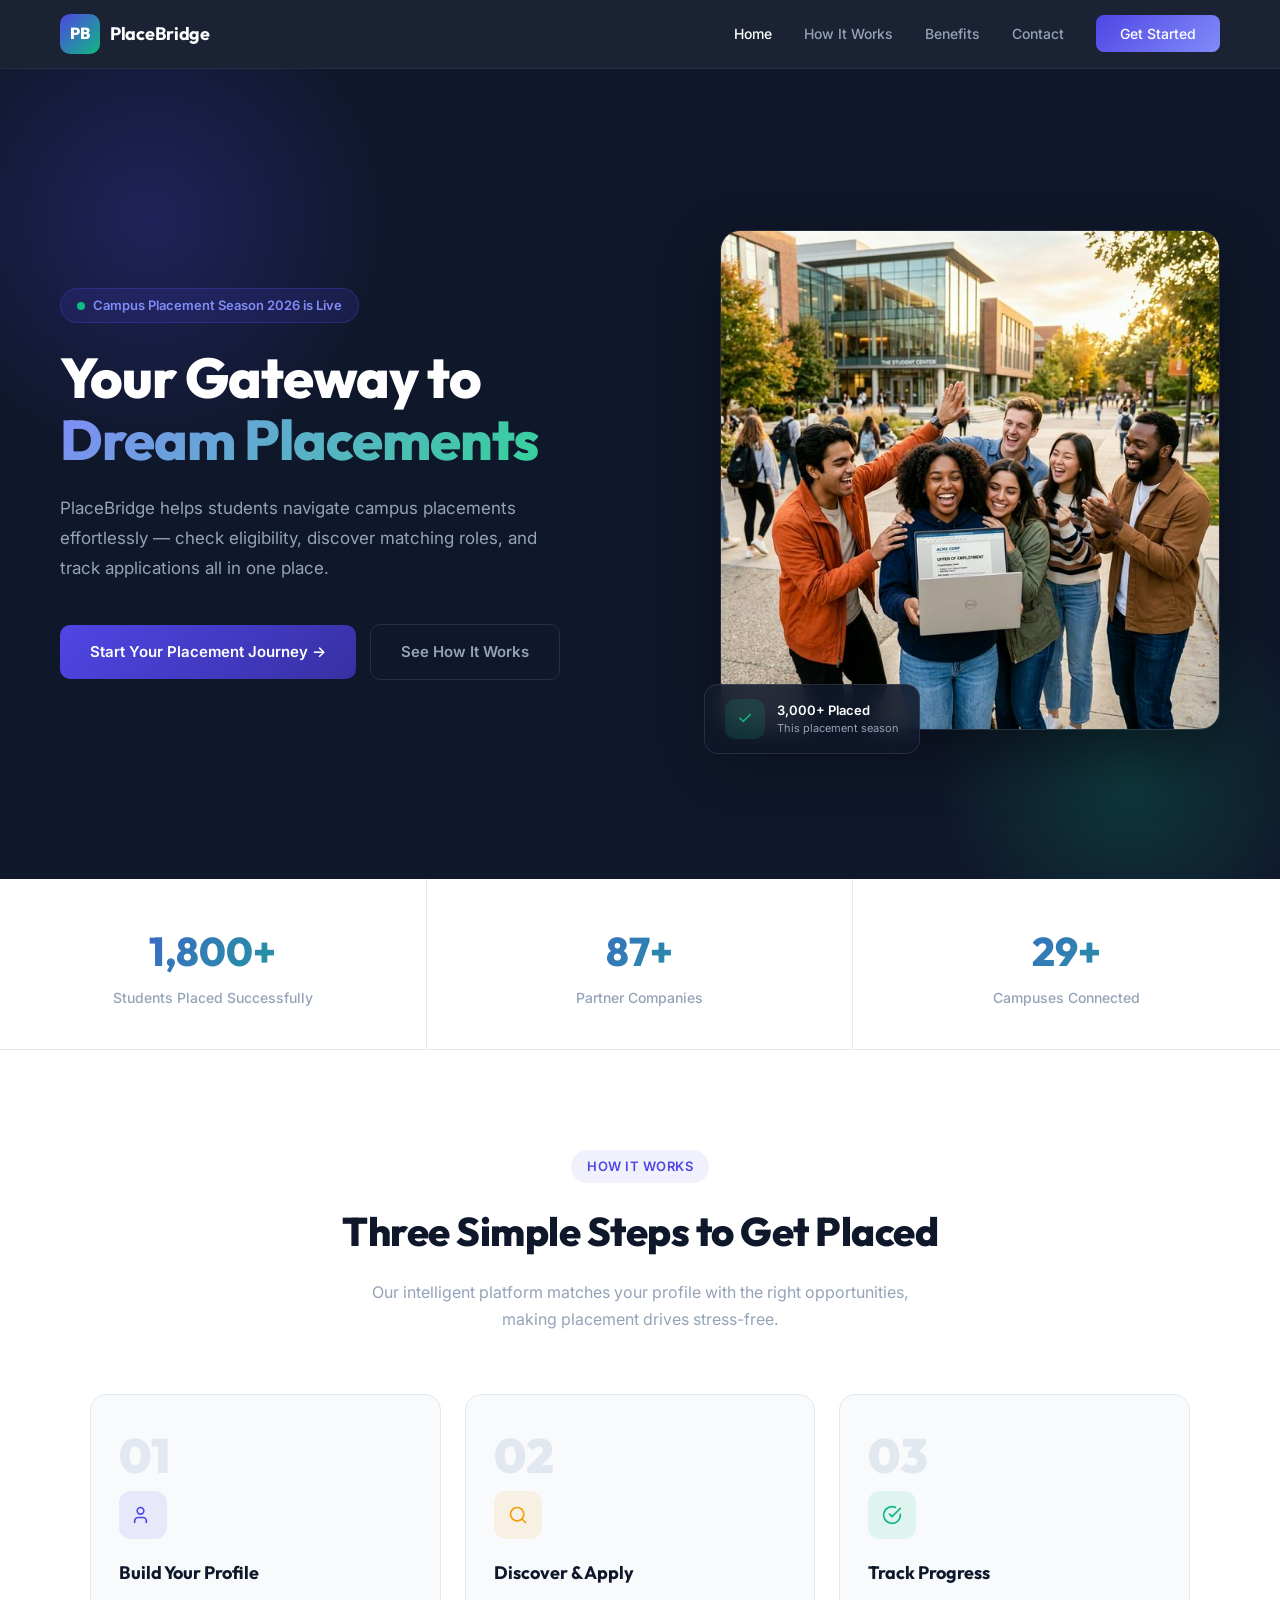
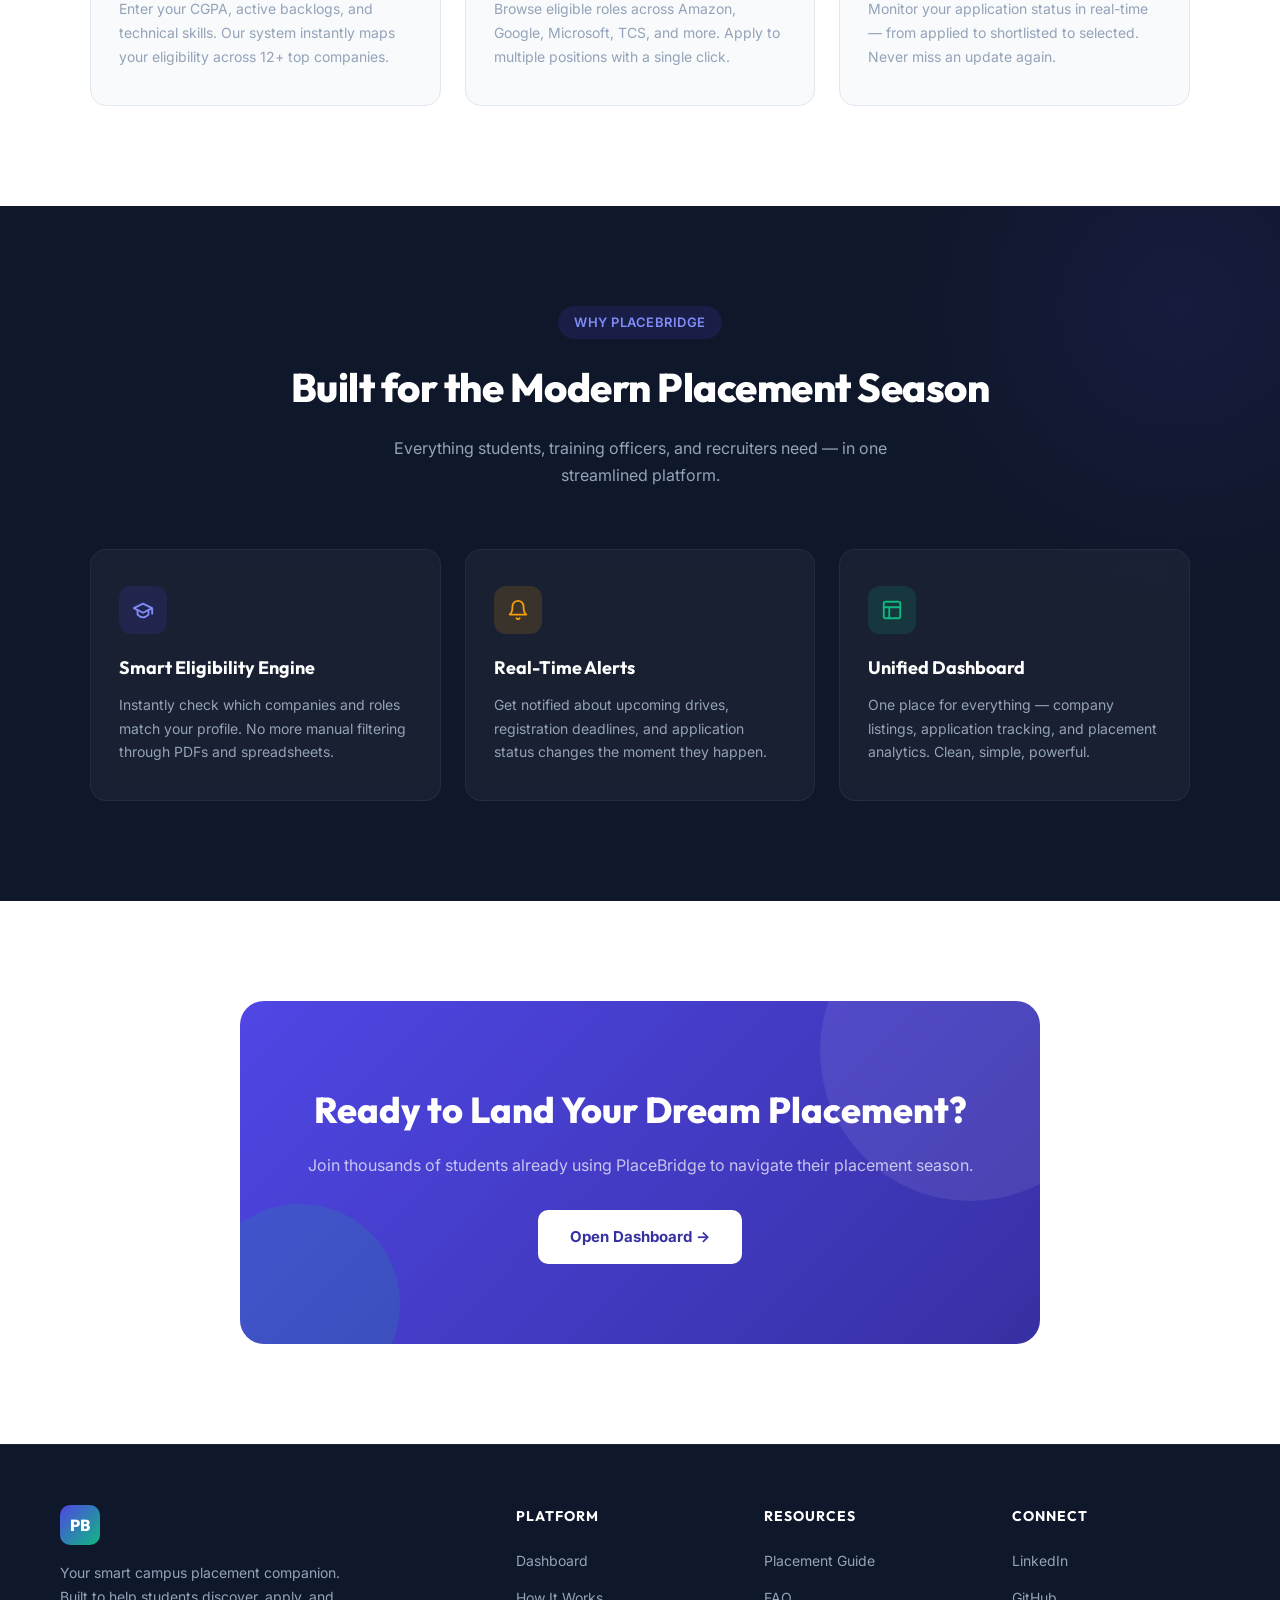
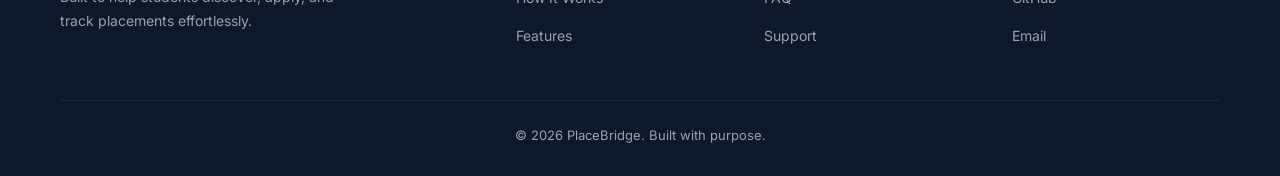
<file: index.html>
<!DOCTYPE html>
<html lang="en">
<head>
  <meta charset="UTF-8">
  <meta name="viewport" content="width=device-width, initial-scale=1.0">
  <meta name="description" content="PlaceBridge – Your smart campus placement companion. Check eligibility, apply for roles, and track your placement journey.">
  <title>PlaceBridge – Your Smart Campus Placement Companion</title>
  <link rel="stylesheet" href="landing.css">
  <link rel="icon" href="data:image/svg+xml,<svg xmlns='http://www.w3.org/2000/svg' viewBox='0 0 100 100'><text y='.9em' font-size='90'>🎓</text></svg>">
</head>
<body>

  <!-- ========== Navbar ========== -->
  <nav class="navbar" id="navbar">
    <a href="#" class="nav-logo">
      <div class="logo-icon">PB</div>
      <span class="logo-text">PlaceBridge</span>
    </a>
    <ul class="nav-links" id="navLinks">
      <li><a href="#" class="active">Home</a></li>
      <li><a href="#how-it-works">How It Works</a></li>
      <li><a href="#benefits">Benefits</a></li>
      <li><a href="#contact">Contact</a></li>
      <li><a href="dashboard.html" class="nav-cta">Get Started</a></li>
    </ul>
    <button class="hamburger" id="hamburger" aria-label="Toggle menu">
      <span></span><span></span><span></span>
    </button>
  </nav>

  <!-- ========== Hero Section ========== -->
  <section class="hero">
    <div class="hero-content fade-in">
      <div class="hero-eyebrow">
        <span class="dot"></span>
        Campus Placement Season 2026 is Live
      </div>
      <h1>Your Gateway to <br><span class="gradient-text">Dream Placements</span></h1>
      <p>PlaceBridge helps students navigate campus placements effortlessly — check eligibility, discover matching roles, and track applications all in one place.</p>
      <div class="hero-buttons">
        <a href="dashboard.html" class="btn-primary"><span>Start Your Placement Journey →</span></a>
        <a href="#how-it-works" class="btn-secondary">See How It Works</a>
      </div>
    </div>
    <div class="hero-image fade-in">
      <img src="hero-image.png" alt="Students celebrating campus placement success" loading="lazy">
      <div class="floating-badge">
        <div class="badge-icon">✓</div>
        <div class="badge-text">
          3,000+ Placed
          <small>This placement season</small>
        </div>
      </div>
    </div>
  </section>

  <!-- ========== Stats Bar ========== -->
  <section class="stats-bar fade-in">
    <div class="stat-item">
      <div class="stat-number" id="stat1">3,000+</div>
      <div class="stat-label">Students Placed Successfully</div>
    </div>
    <div class="stat-item">
      <div class="stat-number" id="stat2">150+</div>
      <div class="stat-label">Partner Companies</div>
    </div>
    <div class="stat-item">
      <div class="stat-number" id="stat3">50+</div>
      <div class="stat-label">Campuses Connected</div>
    </div>
  </section>

  <!-- ========== How It Works ========== -->
  <section class="how-it-works" id="how-it-works">
    <span class="section-tag fade-in">How It Works</span>
    <h2 class="section-title fade-in">Three Simple Steps to Get Placed</h2>
    <p class="section-subtitle fade-in">Our intelligent platform matches your profile with the right opportunities, making placement drives stress-free.</p>
    <div class="steps-grid">
      <div class="step-card fade-in">
        <div class="step-number">01</div>
        <div class="step-icon search">
          <svg width="20" height="20" viewBox="0 0 24 24" fill="none" stroke="currentColor" stroke-width="2" stroke-linecap="round" stroke-linejoin="round"><path d="M16 21v-2a4 4 0 0 0-4-4H6a4 4 0 0 0-4 4v2"/><circle cx="9" cy="7" r="4"/></svg>
        </div>
        <h3>Build Your Profile</h3>
        <p>Enter your CGPA, active backlogs, and technical skills. Our system instantly maps your eligibility across 12+ top companies.</p>
      </div>
      <div class="step-card fade-in">
        <div class="step-number">02</div>
        <div class="step-icon match">
          <svg width="20" height="20" viewBox="0 0 24 24" fill="none" stroke="currentColor" stroke-width="2" stroke-linecap="round" stroke-linejoin="round"><circle cx="11" cy="11" r="8"/><path d="m21 21-4.3-4.3"/></svg>
        </div>
        <h3>Discover & Apply</h3>
        <p>Browse eligible roles across Amazon, Google, Microsoft, TCS, and more. Apply to multiple positions with a single click.</p>
      </div>
      <div class="step-card fade-in">
        <div class="step-number">03</div>
        <div class="step-icon support">
          <svg width="20" height="20" viewBox="0 0 24 24" fill="none" stroke="currentColor" stroke-width="2" stroke-linecap="round" stroke-linejoin="round"><path d="M22 11.08V12a10 10 0 1 1-5.93-9.14"/><polyline points="22 4 12 14.01 9 11.01"/></svg>
        </div>
        <h3>Track Progress</h3>
        <p>Monitor your application status in real-time — from applied to shortlisted to selected. Never miss an update again.</p>
      </div>
    </div>
  </section>

  <!-- ========== Benefits Section ========== -->
  <section class="benefits" id="benefits">
    <span class="section-tag fade-in">Why PlaceBridge</span>
    <h2 class="section-title fade-in">Built for the Modern Placement Season</h2>
    <p class="section-subtitle fade-in">Everything students, training officers, and recruiters need — in one streamlined platform.</p>
    <div class="benefits-grid">
      <div class="benefit-card fade-in">
        <div class="benefit-icon blue">
          <svg width="22" height="22" viewBox="0 0 24 24" fill="none" stroke="currentColor" stroke-width="2" stroke-linecap="round" stroke-linejoin="round"><path d="M22 10v6M2 10l10-5 10 5-10 5z"/><path d="M6 12v5c3 3 6 3 6 3s3 0 6-3v-5"/></svg>
        </div>
        <h3>Smart Eligibility Engine</h3>
        <p>Instantly check which companies and roles match your profile. No more manual filtering through PDFs and spreadsheets.</p>
      </div>
      <div class="benefit-card fade-in">
        <div class="benefit-icon gold">
          <svg width="22" height="22" viewBox="0 0 24 24" fill="none" stroke="currentColor" stroke-width="2" stroke-linecap="round" stroke-linejoin="round"><path d="M18 8A6 6 0 0 0 6 8c0 7-3 9-3 9h18s-3-2-3-9"/><path d="M13.73 21a2 2 0 0 1-3.46 0"/></svg>
        </div>
        <h3>Real-Time Alerts</h3>
        <p>Get notified about upcoming drives, registration deadlines, and application status changes the moment they happen.</p>
      </div>
      <div class="benefit-card fade-in">
        <div class="benefit-icon green">
          <svg width="22" height="22" viewBox="0 0 24 24" fill="none" stroke="currentColor" stroke-width="2" stroke-linecap="round" stroke-linejoin="round"><rect width="18" height="18" x="3" y="3" rx="2"/><path d="M3 9h18"/><path d="M9 21V9"/></svg>
        </div>
        <h3>Unified Dashboard</h3>
        <p>One place for everything — company listings, application tracking, and placement analytics. Clean, simple, powerful.</p>
      </div>
    </div>
  </section>

  <!-- ========== CTA Section ========== -->
  <section class="cta-section" id="contact">
    <div class="cta-inner">
      <h2 class="fade-in">Ready to Land Your Dream Placement?</h2>
      <p class="fade-in">Join thousands of students already using PlaceBridge to navigate their placement season.</p>
      <a href="dashboard.html" class="btn-gold fade-in">Open Dashboard →</a>
    </div>
  </section>

  <!-- ========== Footer ========== -->
  <footer class="footer">
    <div class="footer-grid">
      <div class="footer-brand">
        <div class="logo-icon">PB</div>
        <p>Your smart campus placement companion. Built to help students discover, apply, and track placements effortlessly.</p>
      </div>
      <div class="footer-col">
        <h4>Platform</h4>
        <ul>
          <li><a href="dashboard.html">Dashboard</a></li>
          <li><a href="#how-it-works">How It Works</a></li>
          <li><a href="#benefits">Features</a></li>
        </ul>
      </div>
      <div class="footer-col">
        <h4>Resources</h4>
        <ul>
          <li><a href="#">Placement Guide</a></li>
          <li><a href="#">FAQ</a></li>
          <li><a href="#">Support</a></li>
        </ul>
      </div>
      <div class="footer-col">
        <h4>Connect</h4>
        <ul>
          <li><a href="#">LinkedIn</a></li>
          <li><a href="#">GitHub</a></li>
          <li><a href="#">Email</a></li>
        </ul>
      </div>
    </div>
    <div class="footer-bottom">
      &copy; 2026 PlaceBridge. Built with purpose.
    </div>
  </footer>

  <script>
    // Navbar scroll
    window.addEventListener('scroll', () => {
      document.getElementById('navbar').classList.toggle('scrolled', window.scrollY > 20);
    });

    // Hamburger
    document.getElementById('hamburger').addEventListener('click', () => {
      document.getElementById('navLinks').classList.toggle('open');
    });

    // Fade-in observer
    const observer = new IntersectionObserver((entries) => {
      entries.forEach(entry => {
        if (entry.isIntersecting) entry.target.classList.add('visible');
      });
    }, { threshold: 0.1 });

    document.querySelectorAll('.fade-in').forEach(el => observer.observe(el));

    // Counters
    function animateCounter(el, target, suffix = '') {
      let current = 0;
      const step = Math.ceil(target / 50);
      const timer = setInterval(() => {
        current += step;
        if (current >= target) { current = target; clearInterval(timer); }
        el.textContent = current.toLocaleString() + suffix;
      }, 25);
    }

    const statsObs = new IntersectionObserver((entries) => {
      entries.forEach(entry => {
        if (entry.isIntersecting) {
          animateCounter(document.getElementById('stat1'), 3000, '+');
          animateCounter(document.getElementById('stat2'), 150, '+');
          animateCounter(document.getElementById('stat3'), 50, '+');
          statsObs.unobserve(entry.target);
        }
      });
    }, { threshold: 0.5 });

    statsObs.observe(document.querySelector('.stats-bar'));
  </script>

</body>
</html>
</file>
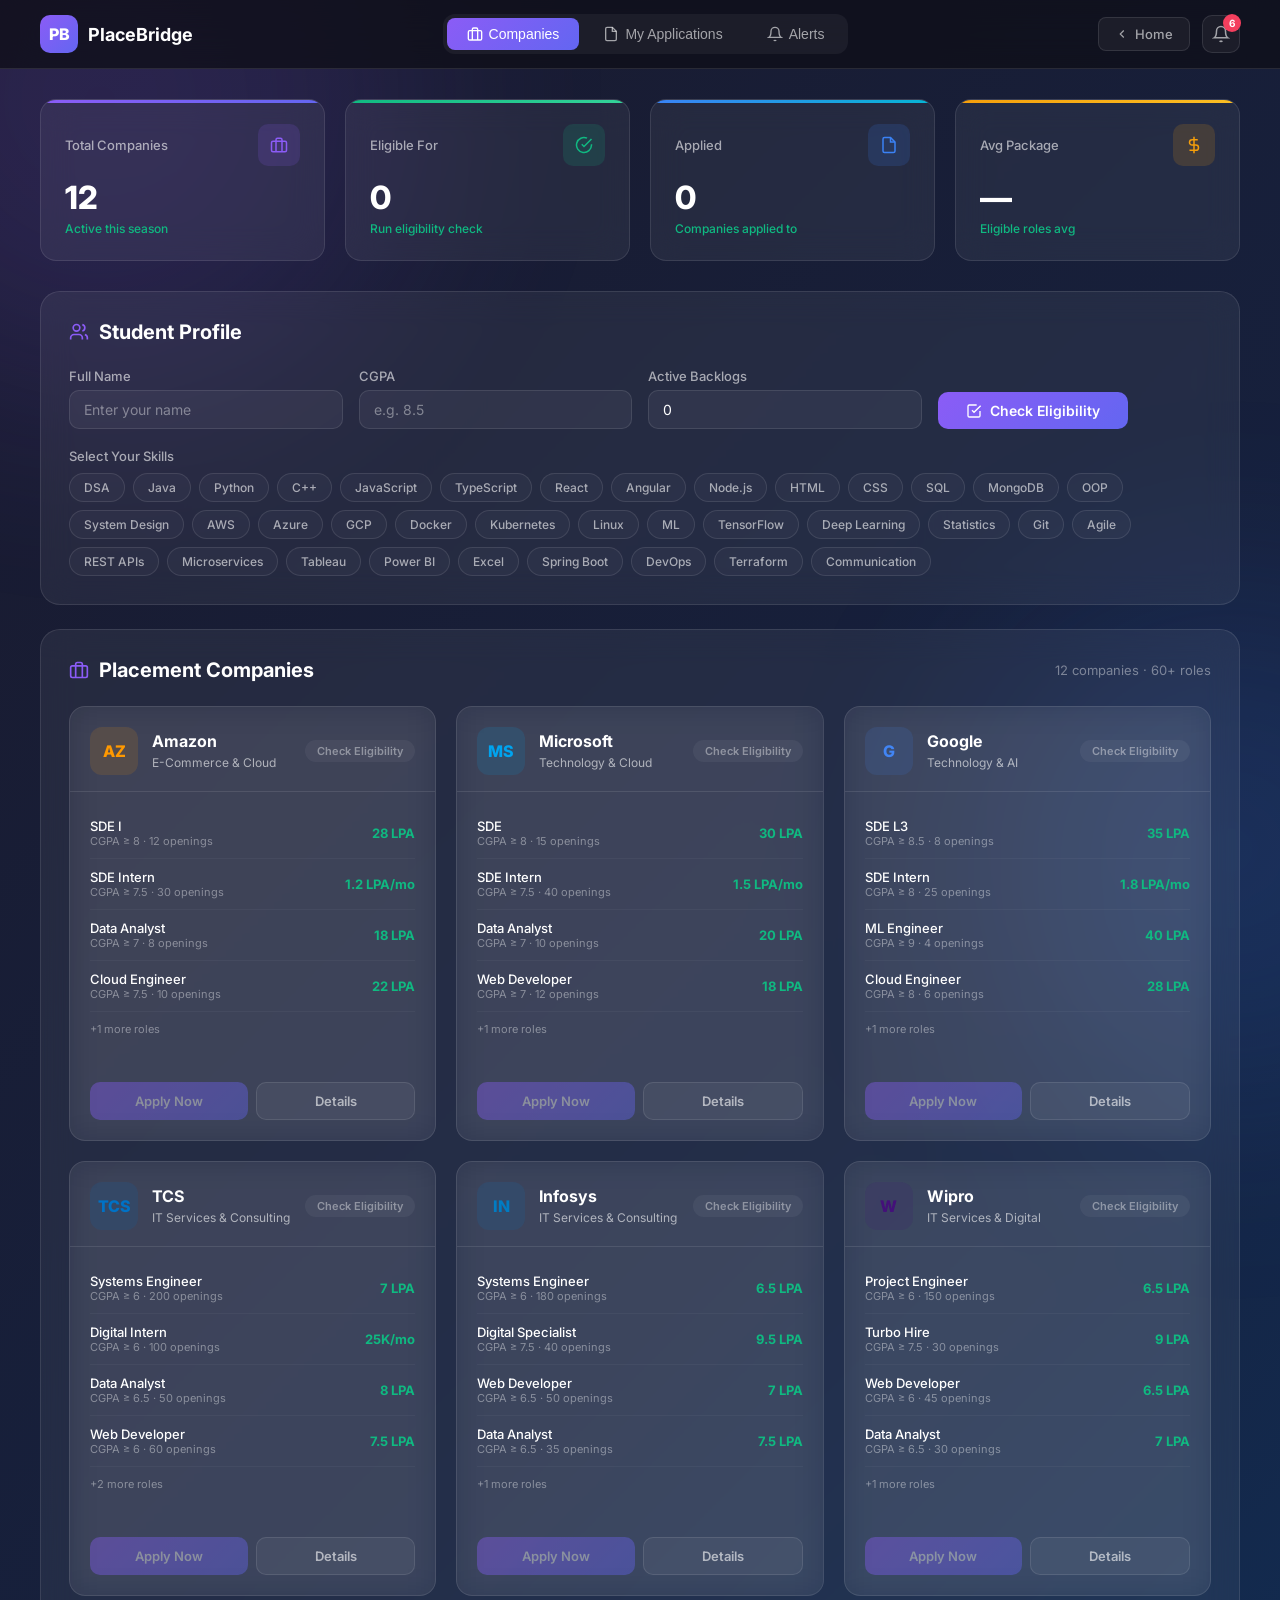
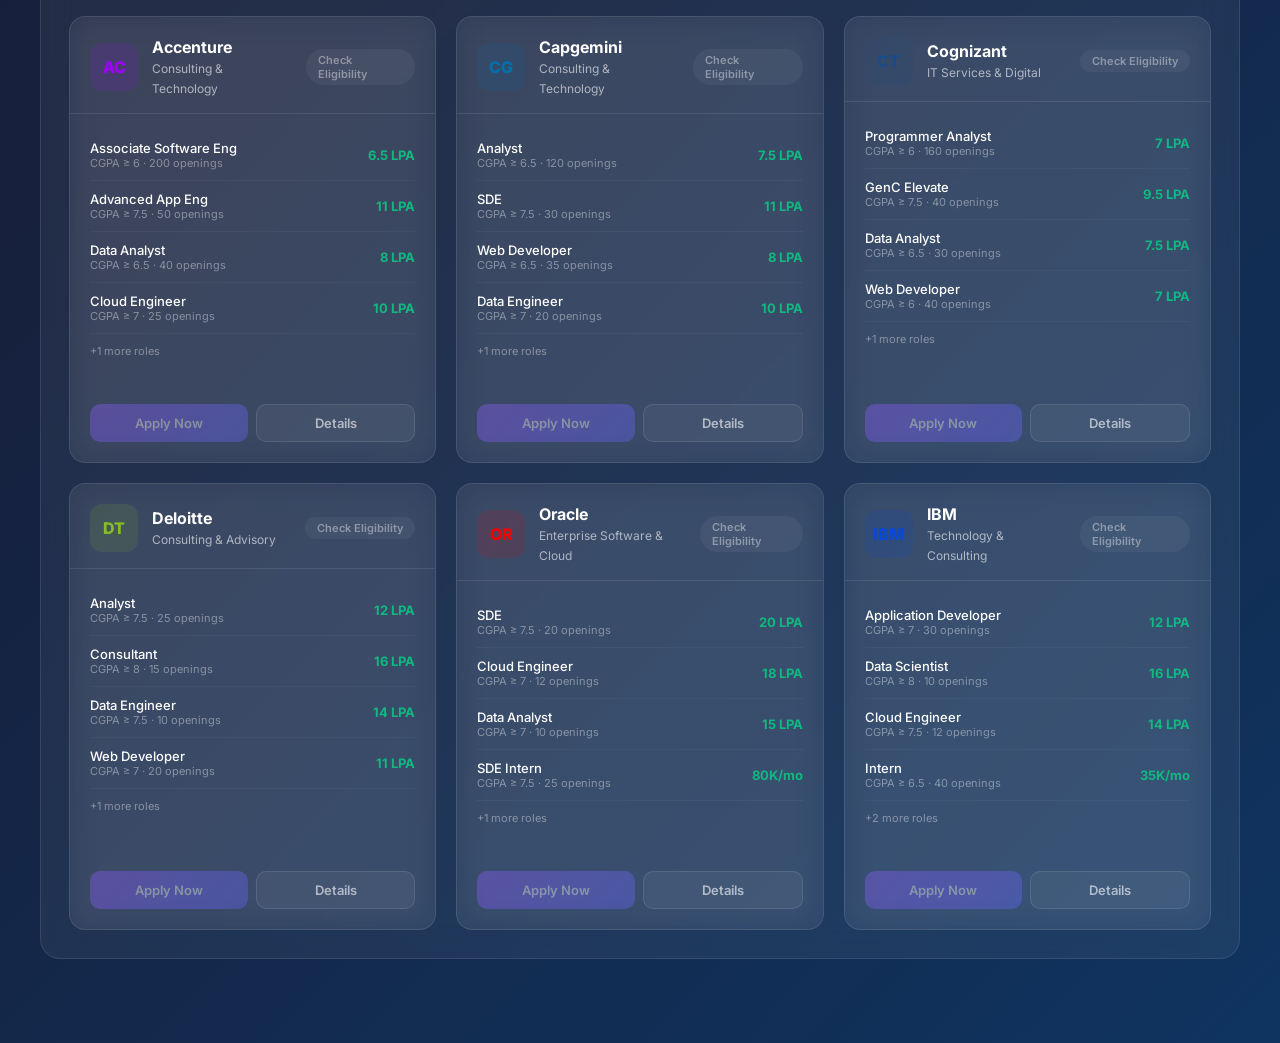
<file: dashboard.html>
<!DOCTYPE html>
<html lang="en">
<head>
  <meta charset="UTF-8">
  <meta name="viewport" content="width=device-width, initial-scale=1.0">
  <meta name="description" content="PlaceBridge Dashboard – Check eligibility, apply to companies, and track your placement progress.">
  <title>PlaceBridge – Dashboard</title>
  <link rel="stylesheet" href="dashboard.css">
  <link rel="icon" href="data:image/svg+xml,<svg xmlns='http://www.w3.org/2000/svg' viewBox='0 0 100 100'><text y='.9em' font-size='90'>🎓</text></svg>">
</head>
<body>

  <!-- ========== Navbar ========== -->
  <nav class="dashboard-nav">
    <a href="index.html" class="logo">
      <div class="logo-icon">PB</div>
      <span class="logo-text">PlaceBridge</span>
    </a>
    <div class="nav-tabs">
      <button class="nav-tab active" data-tab="companiesTab">
        <svg width="16" height="16" viewBox="0 0 24 24" fill="none" stroke="currentColor" stroke-width="2"><rect x="2" y="7" width="20" height="14" rx="2"/><path d="M16 21V5a2 2 0 0 0-2-2h-4a2 2 0 0 0-2 2v16"/></svg>
        Companies
      </button>
      <button class="nav-tab" data-tab="applicationsTab">
        <svg width="16" height="16" viewBox="0 0 24 24" fill="none" stroke="currentColor" stroke-width="2"><path d="M14 2H6a2 2 0 0 0-2 2v16a2 2 0 0 0 2 2h12a2 2 0 0 0 2-2V8z"/><polyline points="14 2 14 8 20 8"/></svg>
        My Applications
      </button>
      <button class="nav-tab" data-tab="alertsTab">
        <svg width="16" height="16" viewBox="0 0 24 24" fill="none" stroke="currentColor" stroke-width="2"><path d="M18 8A6 6 0 0 0 6 8c0 7-3 9-3 9h18s-3-2-3-9"/><path d="M13.73 21a2 2 0 0 1-3.46 0"/></svg>
        Alerts
      </button>
    </div>
    <div class="nav-right">
      <a href="index.html" class="back-btn">
        <svg width="14" height="14" viewBox="0 0 24 24" fill="none" stroke="currentColor" stroke-width="2"><path d="m15 18-6-6 6-6"/></svg>
        Home
      </a>
      <div class="notification-bell" id="notifBell">
        <svg width="18" height="18" viewBox="0 0 24 24" fill="none" stroke="currentColor" stroke-width="2"><path d="M18 8A6 6 0 0 0 6 8c0 7-3 9-3 9h18s-3-2-3-9"/><path d="M13.73 21a2 2 0 0 1-3.46 0"/></svg>
        <span class="badge">6</span>
      </div>
    </div>
  </nav>

  <!-- ========== Main Content ========== -->
  <main class="dashboard-container">

    <!-- Stats Cards -->
    <div class="stats-grid">
      <div class="stat-card">
        <div class="stat-header">
          <span class="stat-label">Total Companies</span>
          <div class="stat-icon">
            <svg width="18" height="18" viewBox="0 0 24 24" fill="none" stroke="currentColor" stroke-width="2"><rect x="2" y="7" width="20" height="14" rx="2"/><path d="M16 21V5a2 2 0 0 0-2-2h-4a2 2 0 0 0-2 2v16"/></svg>
          </div>
        </div>
        <div class="stat-value" id="statTotal">12</div>
        <div class="stat-change">Active this season</div>
      </div>
      <div class="stat-card">
        <div class="stat-header">
          <span class="stat-label">Eligible For</span>
          <div class="stat-icon">
            <svg width="18" height="18" viewBox="0 0 24 24" fill="none" stroke="currentColor" stroke-width="2"><path d="M22 11.08V12a10 10 0 1 1-5.93-9.14"/><polyline points="22 4 12 14.01 9 11.01"/></svg>
          </div>
        </div>
        <div class="stat-value" id="statEligible">0</div>
        <div class="stat-change">Run eligibility check</div>
      </div>
      <div class="stat-card">
        <div class="stat-header">
          <span class="stat-label">Applied</span>
          <div class="stat-icon">
            <svg width="18" height="18" viewBox="0 0 24 24" fill="none" stroke="currentColor" stroke-width="2"><path d="M14 2H6a2 2 0 0 0-2 2v16a2 2 0 0 0 2 2h12a2 2 0 0 0 2-2V8z"/><polyline points="14 2 14 8 20 8"/></svg>
          </div>
        </div>
        <div class="stat-value" id="statApplied">0</div>
        <div class="stat-change">Companies applied to</div>
      </div>
      <div class="stat-card">
        <div class="stat-header">
          <span class="stat-label">Avg Package</span>
          <div class="stat-icon">
            <svg width="18" height="18" viewBox="0 0 24 24" fill="none" stroke="currentColor" stroke-width="2"><line x1="12" y1="1" x2="12" y2="23"/><path d="M17 5H9.5a3.5 3.5 0 0 0 0 7h5a3.5 3.5 0 0 1 0 7H6"/></svg>
          </div>
        </div>
        <div class="stat-value" id="statAvgPkg">—</div>
        <div class="stat-change">Eligible roles avg</div>
      </div>
    </div>

    <!-- ========== Companies Tab ========== -->
    <div class="tab-content active" id="companiesTab">

      <!-- Student Profile Card -->
      <div class="glass-card">
        <div class="card-header">
          <h2 class="card-title">
            <svg width="20" height="20" viewBox="0 0 24 24" fill="none" stroke="currentColor" stroke-width="2"><path d="M16 21v-2a4 4 0 0 0-4-4H6a4 4 0 0 0-4 4v2"/><circle cx="9" cy="7" r="4"/><path d="M22 21v-2a4 4 0 0 0-3-3.87"/><path d="M16 3.13a4 4 0 0 1 0 7.75"/></svg>
            Student Profile
          </h2>
        </div>
        <div class="profile-form">
          <div class="form-group">
            <label>Full Name</label>
            <input type="text" id="studentName" placeholder="Enter your name">
          </div>
          <div class="form-group">
            <label>CGPA</label>
            <input type="number" id="studentCGPA" placeholder="e.g. 8.5" min="0" max="10" step="0.1">
          </div>
          <div class="form-group">
            <label>Active Backlogs</label>
            <input type="number" id="studentBacklogs" placeholder="0" min="0" max="20" value="0">
          </div>
          <div class="form-group">
            <button class="btn-check" onclick="checkEligibility()">
              <svg width="16" height="16" viewBox="0 0 24 24" fill="none" stroke="currentColor" stroke-width="2"><polyline points="9 11 12 14 22 4"/><path d="M21 12v7a2 2 0 0 1-2 2H5a2 2 0 0 1-2-2V5a2 2 0 0 1 2-2h11"/></svg>
              Check Eligibility
            </button>
          </div>
        </div>
        <div style="margin-top: 16px;">
          <label style="font-size: 13px; color: rgba(255,255,255,0.6); font-weight: 500;">Select Your Skills</label>
          <div class="skills-container" id="skillsContainer"></div>
        </div>
      </div>

      <!-- Companies Grid -->
      <div class="glass-card">
        <div class="card-header">
          <h2 class="card-title">
            <svg width="20" height="20" viewBox="0 0 24 24" fill="none" stroke="currentColor" stroke-width="2"><rect x="2" y="7" width="20" height="14" rx="2"/><path d="M16 21V5a2 2 0 0 0-2-2h-4a2 2 0 0 0-2 2v16"/></svg>
            Placement Companies
          </h2>
          <span style="font-size:13px; color: rgba(255,255,255,0.4)">12 companies · 60+ roles</span>
        </div>
        <div class="companies-grid" id="companiesGrid"></div>
      </div>
    </div>

    <!-- ========== Applications Tab ========== -->
    <div class="tab-content" id="applicationsTab">
      <div class="glass-card">
        <div class="card-header">
          <h2 class="card-title">
            <svg width="20" height="20" viewBox="0 0 24 24" fill="none" stroke="currentColor" stroke-width="2"><path d="M14 2H6a2 2 0 0 0-2 2v16a2 2 0 0 0 2 2h12a2 2 0 0 0 2-2V8z"/><polyline points="14 2 14 8 20 8"/></svg>
            My Applications
          </h2>
          <span style="font-size:13px; color: rgba(255,255,255,0.4)" id="appCount">0 applications</span>
        </div>
        <div class="applications-list" id="applicationsList"></div>
      </div>
    </div>

    <!-- ========== Alerts Tab ========== -->
    <div class="tab-content" id="alertsTab">
      <div class="glass-card">
        <div class="card-header">
          <h2 class="card-title">
            <svg width="20" height="20" viewBox="0 0 24 24" fill="none" stroke="currentColor" stroke-width="2"><path d="M18 8A6 6 0 0 0 6 8c0 7-3 9-3 9h18s-3-2-3-9"/><path d="M13.73 21a2 2 0 0 1-3.46 0"/></svg>
            Notifications & Alerts
          </h2>
        </div>
        <div class="alerts-list" id="alertsList"></div>
      </div>
    </div>

  </main>

  <!-- ========== Modal ========== -->
  <div class="modal-overlay" id="modalOverlay">
    <div class="modal" id="modalContent"></div>
  </div>

  <!-- ========== Toast Container ========== -->
  <div class="toast-container" id="toastContainer"></div>

  <script src="dashboard.js"></script>
</body>
</html>
</file>
<file: landing.css>
/* ========== PlaceBridge Landing – Unique Theme ========== */
@import url('https://fonts.googleapis.com/css2?family=Inter:wght@300;400;500;600;700;800;900&family=Outfit:wght@400;500;600;700;800;900&display=swap');

:root {
  --indigo: #4f46e5;
  --indigo-dark: #3730a3;
  --indigo-light: #818cf8;
  --emerald: #10b981;
  --emerald-light: #34d399;
  --slate-900: #0f172a;
  --slate-800: #1e293b;
  --slate-700: #334155;
  --slate-400: #94a3b8;
  --slate-200: #e2e8f0;
  --slate-50: #f8fafc;
  --white: #ffffff;
  --rose: #f43f5e;
  --amber: #f59e0b;
}

* { margin: 0; padding: 0; box-sizing: border-box; }
html { scroll-behavior: smooth; }

body {
  font-family: 'Inter', sans-serif;
  color: var(--slate-900);
  line-height: 1.6;
  overflow-x: hidden;
  background: var(--slate-50);
}

/* ========== Navbar ========== */
.navbar {
  position: sticky;
  top: 0;
  z-index: 1000;
  display: flex;
  align-items: center;
  justify-content: space-between;
  padding: 14px 60px;
  background: rgba(15,23,42,0.95);
  backdrop-filter: blur(16px);
  border-bottom: 1px solid rgba(255,255,255,0.06);
}

.navbar.scrolled {
  box-shadow: 0 4px 30px rgba(0,0,0,0.3);
}

.nav-logo {
  display: flex;
  align-items: center;
  gap: 10px;
  text-decoration: none;
}

.nav-logo .logo-icon {
  width: 40px;
  height: 40px;
  background: linear-gradient(135deg, var(--indigo), var(--emerald));
  border-radius: 10px;
  display: flex;
  align-items: center;
  justify-content: center;
  color: white;
  font-weight: 800;
  font-size: 16px;
  font-family: 'Outfit', sans-serif;
}

.nav-logo .logo-text {
  font-family: 'Outfit', sans-serif;
  font-size: 18px;
  font-weight: 700;
  color: var(--white);
  letter-spacing: -0.3px;
}

.nav-links {
  display: flex;
  align-items: center;
  gap: 32px;
  list-style: none;
}

.nav-links a {
  text-decoration: none;
  color: var(--slate-400);
  font-size: 14px;
  font-weight: 500;
  transition: color 0.3s ease;
}

.nav-links a:hover, .nav-links a.active {
  color: var(--white);
}

.nav-cta {
  background: linear-gradient(135deg, var(--indigo), var(--indigo-light)) !important;
  color: var(--white) !important;
  padding: 10px 24px;
  border-radius: 8px;
  font-weight: 600;
  font-size: 14px;
  transition: all 0.3s ease;
  text-decoration: none;
}

.nav-cta:hover {
  transform: translateY(-2px);
  box-shadow: 0 4px 20px rgba(79,70,229,0.4);
}

.hamburger {
  display: none;
  flex-direction: column;
  gap: 5px;
  cursor: pointer;
  background: none;
  border: none;
  padding: 5px;
}

.hamburger span {
  width: 22px;
  height: 2px;
  background: var(--white);
  border-radius: 2px;
  transition: all 0.3s ease;
}

/* ========== Hero Section ========== */
.hero {
  position: relative;
  display: flex;
  align-items: center;
  justify-content: space-between;
  padding: 100px 60px 80px;
  min-height: 90vh;
  background: var(--slate-900);
  gap: 60px;
  overflow: hidden;
}

/* Animated gradient orbs */
.hero::before {
  content: '';
  position: absolute;
  width: 500px;
  height: 500px;
  border-radius: 50%;
  background: radial-gradient(circle, rgba(79,70,229,0.25), transparent 70%);
  top: -100px;
  left: -100px;
  animation: float1 12s ease-in-out infinite;
}

.hero::after {
  content: '';
  position: absolute;
  width: 400px;
  height: 400px;
  border-radius: 50%;
  background: radial-gradient(circle, rgba(16,185,129,0.2), transparent 70%);
  bottom: -100px;
  right: -50px;
  animation: float2 15s ease-in-out infinite;
}

@keyframes float1 {
  0%, 100% { transform: translate(0,0) scale(1); }
  50% { transform: translate(60px, 40px) scale(1.1); }
}

@keyframes float2 {
  0%, 100% { transform: translate(0,0) scale(1); }
  50% { transform: translate(-50px, -30px) scale(1.15); }
}

.hero-content {
  flex: 1;
  max-width: 580px;
  position: relative;
  z-index: 2;
}

.hero-eyebrow {
  display: inline-flex;
  align-items: center;
  gap: 8px;
  padding: 6px 16px;
  border-radius: 30px;
  background: rgba(79,70,229,0.15);
  border: 1px solid rgba(79,70,229,0.3);
  color: var(--indigo-light);
  font-size: 13px;
  font-weight: 600;
  margin-bottom: 24px;
}

.hero-eyebrow .dot {
  width: 8px;
  height: 8px;
  border-radius: 50%;
  background: var(--emerald);
  animation: pulse-dot 2s ease-in-out infinite;
}

@keyframes pulse-dot {
  0%, 100% { opacity: 1; }
  50% { opacity: 0.3; }
}

.hero-content h1 {
  font-family: 'Outfit', sans-serif;
  font-size: 56px;
  font-weight: 800;
  line-height: 1.1;
  color: var(--white);
  margin-bottom: 24px;
  letter-spacing: -1px;
}

.hero-content h1 .gradient-text {
  background: linear-gradient(135deg, var(--indigo-light), var(--emerald-light));
  -webkit-background-clip: text;
  -webkit-text-fill-color: transparent;
  background-clip: text;
}

.hero-content p {
  font-size: 17px;
  color: var(--slate-400);
  line-height: 1.75;
  margin-bottom: 40px;
  max-width: 480px;
}

.hero-buttons {
  display: flex;
  gap: 14px;
  align-items: center;
  flex-wrap: wrap;
}

.btn-primary {
  display: inline-flex;
  align-items: center;
  gap: 8px;
  background: linear-gradient(135deg, var(--indigo), var(--indigo-dark));
  color: var(--white);
  padding: 15px 30px;
  border-radius: 10px;
  font-size: 15px;
  font-weight: 600;
  text-decoration: none;
  transition: all 0.3s ease;
  border: none;
  cursor: pointer;
  position: relative;
  overflow: hidden;
}

.btn-primary::before {
  content: '';
  position: absolute;
  inset: 0;
  background: linear-gradient(135deg, var(--indigo-light), var(--emerald));
  opacity: 0;
  transition: opacity 0.3s ease;
}

.btn-primary:hover::before { opacity: 1; }

.btn-primary:hover {
  transform: translateY(-3px);
  box-shadow: 0 8px 30px rgba(79,70,229,0.35);
}

.btn-primary span { position: relative; z-index: 1; }

.btn-secondary {
  display: inline-flex;
  align-items: center;
  gap: 8px;
  background: transparent;
  color: var(--slate-400);
  padding: 15px 30px;
  border-radius: 10px;
  font-size: 15px;
  font-weight: 600;
  text-decoration: none;
  border: 1px solid rgba(255,255,255,0.1);
  transition: all 0.3s ease;
  cursor: pointer;
}

.btn-secondary:hover {
  border-color: var(--indigo-light);
  color: var(--white);
  background: rgba(79,70,229,0.08);
}

.hero-image {
  flex: 1;
  max-width: 500px;
  position: relative;
  z-index: 2;
}

.hero-image img {
  width: 100%;
  border-radius: 20px;
  box-shadow: 0 24px 60px rgba(0,0,0,0.4);
  border: 1px solid rgba(255,255,255,0.08);
  object-fit: cover;
}

/* Floating badge on hero image */
.hero-image .floating-badge {
  position: absolute;
  bottom: -16px;
  left: -16px;
  background: rgba(15,23,42,0.85);
  backdrop-filter: blur(12px);
  border: 1px solid rgba(255,255,255,0.1);
  border-radius: 14px;
  padding: 14px 20px;
  display: flex;
  align-items: center;
  gap: 12px;
  animation: badge-float 4s ease-in-out infinite;
}

@keyframes badge-float {
  0%, 100% { transform: translateY(0); }
  50% { transform: translateY(-8px); }
}

.floating-badge .badge-icon {
  width: 40px;
  height: 40px;
  border-radius: 10px;
  background: rgba(16,185,129,0.15);
  display: flex;
  align-items: center;
  justify-content: center;
  color: var(--emerald);
  font-size: 18px;
}

.floating-badge .badge-text {
  color: var(--white);
  font-size: 13px;
  font-weight: 600;
}

.floating-badge .badge-text small {
  display: block;
  color: var(--slate-400);
  font-size: 11px;
  font-weight: 400;
}

/* ========== Stats Bar ========== */
.stats-bar {
  display: grid;
  grid-template-columns: repeat(3, 1fr);
  gap: 0;
  background: var(--white);
  border-bottom: 1px solid var(--slate-200);
}

.stat-item {
  text-align: center;
  padding: 40px 24px;
  border-right: 1px solid var(--slate-200);
  transition: all 0.3s ease;
}

.stat-item:last-child { border-right: none; }

.stat-item:hover {
  background: var(--slate-50);
}

.stat-item .stat-number {
  font-family: 'Outfit', sans-serif;
  font-size: 40px;
  font-weight: 800;
  background: linear-gradient(135deg, var(--indigo), var(--emerald));
  -webkit-background-clip: text;
  -webkit-text-fill-color: transparent;
  background-clip: text;
}

.stat-item .stat-label {
  font-size: 14px;
  color: var(--slate-400);
  font-weight: 500;
  margin-top: 4px;
}

/* ========== How It Works ========== */
.how-it-works {
  padding: 100px 60px;
  text-align: center;
  background: var(--white);
  position: relative;
}

.section-tag {
  display: inline-flex;
  align-items: center;
  gap: 6px;
  padding: 6px 16px;
  border-radius: 30px;
  background: rgba(79,70,229,0.08);
  color: var(--indigo);
  font-size: 13px;
  font-weight: 600;
  margin-bottom: 16px;
  text-transform: uppercase;
  letter-spacing: 0.5px;
}

.section-title {
  font-family: 'Outfit', sans-serif;
  font-size: 40px;
  font-weight: 800;
  color: var(--slate-900);
  margin-bottom: 16px;
  letter-spacing: -0.5px;
}

.section-subtitle {
  font-size: 16px;
  color: var(--slate-400);
  max-width: 560px;
  margin: 0 auto 60px;
  line-height: 1.7;
}

.steps-grid {
  display: grid;
  grid-template-columns: repeat(3, 1fr);
  gap: 24px;
  max-width: 1100px;
  margin: 0 auto;
}

.step-card {
  text-align: left;
  padding: 36px 28px;
  border-radius: 16px;
  background: var(--slate-50);
  border: 1px solid var(--slate-200);
  transition: all 0.35s ease;
  position: relative;
  overflow: hidden;
}

.step-card::before {
  content: '';
  position: absolute;
  top: 0;
  left: 0;
  right: 0;
  height: 3px;
  background: linear-gradient(90deg, var(--indigo), var(--emerald));
  transform: scaleX(0);
  transform-origin: left;
  transition: transform 0.4s ease;
}

.step-card:hover::before {
  transform: scaleX(1);
}

.step-card:hover {
  transform: translateY(-6px);
  box-shadow: 0 16px 40px rgba(0,0,0,0.06);
  border-color: transparent;
}

.step-number {
  font-family: 'Outfit', sans-serif;
  font-size: 48px;
  font-weight: 900;
  color: var(--slate-200);
  margin-bottom: 12px;
  line-height: 1;
}

.step-icon {
  width: 48px;
  height: 48px;
  border-radius: 12px;
  display: flex;
  align-items: center;
  justify-content: center;
  margin-bottom: 20px;
  font-size: 20px;
}

.step-icon.search { background: rgba(79,70,229,0.1); color: var(--indigo); }
.step-icon.match { background: rgba(245,158,11,0.1); color: var(--amber); }
.step-icon.support { background: rgba(16,185,129,0.1); color: var(--emerald); }

.step-card h3 {
  font-family: 'Outfit', sans-serif;
  font-size: 18px;
  font-weight: 700;
  color: var(--slate-900);
  margin-bottom: 10px;
}

.step-card p {
  font-size: 14px;
  color: var(--slate-400);
  line-height: 1.7;
}

/* ========== Benefits Section ========== */
.benefits {
  padding: 100px 60px;
  text-align: center;
  background: var(--slate-900);
  position: relative;
  overflow: hidden;
}

.benefits::before {
  content: '';
  position: absolute;
  width: 600px;
  height: 600px;
  border-radius: 50%;
  background: radial-gradient(circle, rgba(79,70,229,0.1), transparent 70%);
  top: -200px;
  right: -200px;
}

.benefits .section-tag {
  background: rgba(79,70,229,0.15);
  color: var(--indigo-light);
}

.benefits .section-title {
  color: var(--white);
}

.benefits .section-subtitle {
  color: var(--slate-400);
}

.benefits-grid {
  display: grid;
  grid-template-columns: repeat(3, 1fr);
  gap: 24px;
  max-width: 1100px;
  margin: 0 auto;
  position: relative;
  z-index: 1;
}

.benefit-card {
  background: rgba(255,255,255,0.04);
  backdrop-filter: blur(8px);
  padding: 36px 28px;
  border-radius: 16px;
  text-align: left;
  border: 1px solid rgba(255,255,255,0.06);
  transition: all 0.35s ease;
}

.benefit-card:hover {
  transform: translateY(-6px);
  background: rgba(255,255,255,0.07);
  border-color: rgba(79,70,229,0.3);
  box-shadow: 0 16px 40px rgba(0,0,0,0.2);
}

.benefit-icon {
  width: 48px;
  height: 48px;
  border-radius: 12px;
  display: flex;
  align-items: center;
  justify-content: center;
  margin-bottom: 20px;
  font-size: 22px;
}

.benefit-icon.blue { background: rgba(79,70,229,0.15); color: var(--indigo-light); }
.benefit-icon.gold { background: rgba(245,158,11,0.15); color: var(--amber); }
.benefit-icon.green { background: rgba(16,185,129,0.15); color: var(--emerald); }

.benefit-card h3 {
  font-family: 'Outfit', sans-serif;
  font-size: 18px;
  font-weight: 700;
  margin-bottom: 10px;
  color: var(--white);
}

.benefit-card p {
  font-size: 14px;
  color: var(--slate-400);
  line-height: 1.7;
}

/* ========== CTA Section ========== */
.cta-section {
  padding: 100px 60px;
  text-align: center;
  background: var(--white);
  position: relative;
}

.cta-inner {
  max-width: 800px;
  margin: 0 auto;
  background: linear-gradient(135deg, var(--indigo), var(--indigo-dark));
  border-radius: 24px;
  padding: 80px 60px;
  position: relative;
  overflow: hidden;
}

.cta-inner::before {
  content: '';
  position: absolute;
  width: 300px;
  height: 300px;
  border-radius: 50%;
  background: rgba(255,255,255,0.08);
  top: -100px;
  right: -80px;
}

.cta-inner::after {
  content: '';
  position: absolute;
  width: 200px;
  height: 200px;
  border-radius: 50%;
  background: rgba(16,185,129,0.15);
  bottom: -60px;
  left: -40px;
}

.cta-section h2 {
  font-family: 'Outfit', sans-serif;
  font-size: 36px;
  font-weight: 800;
  color: var(--white);
  margin-bottom: 14px;
  position: relative;
  z-index: 1;
}

.cta-section p {
  font-size: 16px;
  color: rgba(255,255,255,0.7);
  margin-bottom: 32px;
  position: relative;
  z-index: 1;
}

.btn-gold {
  display: inline-flex;
  align-items: center;
  gap: 8px;
  background: var(--white);
  color: var(--indigo-dark);
  padding: 15px 32px;
  border-radius: 10px;
  font-size: 15px;
  font-weight: 700;
  text-decoration: none;
  transition: all 0.3s ease;
  position: relative;
  z-index: 1;
}

.btn-gold:hover {
  transform: translateY(-3px);
  box-shadow: 0 8px 30px rgba(0,0,0,0.2);
}

/* ========== Footer ========== */
.footer {
  background: var(--slate-900);
  color: var(--slate-400);
  padding: 60px 60px 30px;
  border-top: 1px solid rgba(255,255,255,0.06);
}

.footer-grid {
  display: grid;
  grid-template-columns: 2fr 1fr 1fr 1fr;
  gap: 40px;
  margin-bottom: 40px;
}

.footer-brand .logo-icon {
  width: 40px;
  height: 40px;
  background: linear-gradient(135deg, var(--indigo), var(--emerald));
  border-radius: 10px;
  display: flex;
  align-items: center;
  justify-content: center;
  color: var(--white);
  font-weight: 800;
  font-size: 16px;
  font-family: 'Outfit', sans-serif;
  margin-bottom: 16px;
}

.footer-brand p {
  font-size: 14px;
  line-height: 1.7;
  max-width: 280px;
}

.footer-col h4 {
  color: var(--white);
  font-family: 'Outfit', sans-serif;
  font-size: 14px;
  font-weight: 700;
  text-transform: uppercase;
  letter-spacing: 1px;
  margin-bottom: 20px;
}

.footer-col ul { list-style: none; }

.footer-col ul li { margin-bottom: 12px; }

.footer-col ul li a {
  color: var(--slate-400);
  text-decoration: none;
  font-size: 14px;
  transition: color 0.3s ease;
}

.footer-col ul li a:hover { color: var(--indigo-light); }

.footer-bottom {
  border-top: 1px solid rgba(255,255,255,0.06);
  padding-top: 24px;
  text-align: center;
  font-size: 13px;
  color: var(--slate-400);
}

/* ========== Animations ========== */
.fade-in {
  opacity: 0;
  transform: translateY(30px);
  transition: opacity 0.7s ease, transform 0.7s ease;
}

.fade-in.visible {
  opacity: 1;
  transform: translateY(0);
}

/* ========== Responsive ========== */
@media (max-width: 1024px) {
  .hero {
    flex-direction: column;
    padding: 60px 40px;
    text-align: center;
    min-height: auto;
  }
  .hero-content { max-width: 100%; }
  .hero-content h1 { font-size: 42px; }
  .hero-content p { margin-left: auto; margin-right: auto; }
  .hero-buttons { justify-content: center; }
  .hero-image { max-width: 400px; }
  .hero-image .floating-badge { display: none; }
  .steps-grid, .benefits-grid { grid-template-columns: 1fr; max-width: 440px; }
  .footer-grid { grid-template-columns: 1fr 1fr; }
}

@media (max-width: 768px) {
  .navbar { padding: 12px 20px; }
  .nav-links {
    display: none;
    position: absolute;
    top: 100%;
    left: 0;
    right: 0;
    background: var(--slate-900);
    flex-direction: column;
    padding: 20px;
    gap: 16px;
    border-bottom: 1px solid rgba(255,255,255,0.06);
  }
  .nav-links.open { display: flex; }
  .hamburger { display: flex; }
  .hero { padding: 40px 20px 60px; }
  .hero-content h1 { font-size: 34px; }
  .stats-bar { grid-template-columns: 1fr; }
  .stat-item { border-right: none; border-bottom: 1px solid var(--slate-200); }
  .stat-item:last-child { border-bottom: none; }
  .how-it-works, .benefits { padding: 60px 20px; }
  .section-title { font-size: 30px; }
  .cta-section { padding: 60px 20px; }
  .cta-inner { padding: 50px 28px; }
  .cta-section h2 { font-size: 26px; }
  .footer { padding: 40px 20px 20px; }
  .footer-grid { grid-template-columns: 1fr; }
}
</file>
<file: dashboard.css>
/* ========== PlaceBridge Dashboard Styles ========== */
@import url('https://fonts.googleapis.com/css2?family=Inter:wght@300;400;500;600;700;800;900&display=swap');

:root {
  --bg-primary: #0f0f1a;
  --bg-secondary: #1a1a2e;
  --bg-card: rgba(255,255,255,0.06);
  --bg-card-hover: rgba(255,255,255,0.1);
  --glass-border: rgba(255,255,255,0.1);
  --glass-shadow: 0 8px 32px rgba(0,0,0,0.3);
  --text-white: #ffffff;
  --text-muted: rgba(255,255,255,0.6);
  --text-dim: rgba(255,255,255,0.4);
  --accent-purple: #8b5cf6;
  --accent-blue: #3b82f6;
  --accent-cyan: #06b6d4;
  --accent-green: #10b981;
  --accent-amber: #f59e0b;
  --accent-rose: #f43f5e;
  --accent-indigo: #6366f1;
  --gradient-main: linear-gradient(135deg, #1a1a2e 0%, #16213e 50%, #0f3460 100%);
  --gradient-card: linear-gradient(135deg, rgba(139,92,246,0.1), rgba(59,130,246,0.1));
  --gradient-purple: linear-gradient(135deg, #8b5cf6, #6366f1);
  --gradient-blue: linear-gradient(135deg, #3b82f6, #06b6d4);
  --gradient-green: linear-gradient(135deg, #10b981, #34d399);
  --gradient-amber: linear-gradient(135deg, #f59e0b, #fbbf24);
}

* { margin: 0; padding: 0; box-sizing: border-box; }
html { scroll-behavior: smooth; }

body {
  font-family: 'Inter', sans-serif;
  background: var(--gradient-main);
  color: var(--text-white);
  min-height: 100vh;
  overflow-x: hidden;
}

/* Background blobs */
body::before, body::after {
  content: '';
  position: fixed;
  border-radius: 50%;
  filter: blur(120px);
  opacity: 0.15;
  z-index: 0;
  pointer-events: none;
}
body::before {
  width: 600px; height: 600px;
  background: var(--accent-purple);
  top: -200px; left: -200px;
  animation: blob1 15s ease-in-out infinite;
}
body::after {
  width: 500px; height: 500px;
  background: var(--accent-blue);
  bottom: -200px; right: -200px;
  animation: blob2 18s ease-in-out infinite;
}
@keyframes blob1 {
  0%, 100% { transform: translate(0, 0) scale(1); }
  50% { transform: translate(100px, 50px) scale(1.1); }
}
@keyframes blob2 {
  0%, 100% { transform: translate(0, 0) scale(1); }
  50% { transform: translate(-80px, -40px) scale(1.15); }
}

/* ========== Navbar ========== */
.dashboard-nav {
  position: sticky;
  top: 0;
  z-index: 100;
  display: flex;
  align-items: center;
  justify-content: space-between;
  padding: 14px 40px;
  background: rgba(15,15,26,0.8);
  backdrop-filter: blur(20px);
  border-bottom: 1px solid var(--glass-border);
}

.dashboard-nav .logo {
  display: flex;
  align-items: center;
  gap: 10px;
  text-decoration: none;
  color: var(--text-white);
}

.dashboard-nav .logo-icon {
  width: 38px;
  height: 38px;
  background: var(--gradient-purple);
  border-radius: 10px;
  display: flex;
  align-items: center;
  justify-content: center;
  font-weight: 800;
  font-size: 16px;
}

.dashboard-nav .logo-text {
  font-size: 18px;
  font-weight: 700;
}

.nav-tabs {
  display: flex;
  gap: 4px;
  background: rgba(255,255,255,0.05);
  padding: 4px;
  border-radius: 12px;
}

.nav-tab {
  padding: 8px 20px;
  border-radius: 8px;
  font-size: 14px;
  font-weight: 500;
  cursor: pointer;
  background: transparent;
  border: none;
  color: var(--text-muted);
  transition: all 0.3s ease;
  display: flex;
  align-items: center;
  gap: 6px;
}

.nav-tab:hover { color: var(--text-white); background: rgba(255,255,255,0.05); }
.nav-tab.active { background: var(--gradient-purple); color: var(--text-white); }

.nav-right {
  display: flex;
  align-items: center;
  gap: 12px;
}

.nav-right .back-btn {
  display: flex;
  align-items: center;
  gap: 6px;
  padding: 8px 16px;
  border-radius: 8px;
  font-size: 13px;
  font-weight: 500;
  color: var(--text-muted);
  background: rgba(255,255,255,0.05);
  border: 1px solid var(--glass-border);
  text-decoration: none;
  transition: all 0.3s ease;
}

.nav-right .back-btn:hover {
  color: var(--text-white);
  background: rgba(255,255,255,0.1);
}

.notification-bell {
  position: relative;
  width: 38px;
  height: 38px;
  border-radius: 10px;
  background: rgba(255,255,255,0.05);
  border: 1px solid var(--glass-border);
  display: flex;
  align-items: center;
  justify-content: center;
  cursor: pointer;
  color: var(--text-muted);
  transition: all 0.3s ease;
}

.notification-bell:hover { color: var(--text-white); background: rgba(255,255,255,0.1); }

.notification-bell .badge {
  position: absolute;
  top: -2px;
  right: -2px;
  width: 18px;
  height: 18px;
  border-radius: 50%;
  background: var(--accent-rose);
  font-size: 10px;
  font-weight: 700;
  display: flex;
  align-items: center;
  justify-content: center;
  color: white;
}

/* ========== Main Container ========== */
.dashboard-container {
  position: relative;
  z-index: 1;
  max-width: 1400px;
  margin: 0 auto;
  padding: 30px 40px 60px;
}

/* ========== Stats Grid ========== */
.stats-grid {
  display: grid;
  grid-template-columns: repeat(4, 1fr);
  gap: 20px;
  margin-bottom: 30px;
}

.stat-card {
  background: var(--bg-card);
  backdrop-filter: blur(16px);
  border-radius: 16px;
  padding: 24px;
  border: 1px solid var(--glass-border);
  transition: all 0.3s ease;
  position: relative;
  overflow: hidden;
}

.stat-card::before {
  content: '';
  position: absolute;
  top: 0;
  left: 0;
  right: 0;
  height: 3px;
}

.stat-card:nth-child(1)::before { background: var(--gradient-purple); }
.stat-card:nth-child(2)::before { background: var(--gradient-green); }
.stat-card:nth-child(3)::before { background: var(--gradient-blue); }
.stat-card:nth-child(4)::before { background: var(--gradient-amber); }

.stat-card:hover {
  transform: translateY(-4px);
  background: var(--bg-card-hover);
  box-shadow: 0 12px 40px rgba(0,0,0,0.3);
}

.stat-card .stat-header {
  display: flex;
  align-items: center;
  justify-content: space-between;
  margin-bottom: 12px;
}

.stat-card .stat-icon {
  width: 42px;
  height: 42px;
  border-radius: 10px;
  display: flex;
  align-items: center;
  justify-content: center;
  font-size: 18px;
}

.stat-card:nth-child(1) .stat-icon { background: rgba(139,92,246,0.15); color: var(--accent-purple); }
.stat-card:nth-child(2) .stat-icon { background: rgba(16,185,129,0.15); color: var(--accent-green); }
.stat-card:nth-child(3) .stat-icon { background: rgba(59,130,246,0.15); color: var(--accent-blue); }
.stat-card:nth-child(4) .stat-icon { background: rgba(245,158,11,0.15); color: var(--accent-amber); }

.stat-card .stat-label {
  font-size: 13px;
  color: var(--text-muted);
  font-weight: 500;
}

.stat-card .stat-value {
  font-size: 32px;
  font-weight: 800;
  margin-bottom: 4px;
}

.stat-card .stat-change {
  font-size: 12px;
  color: var(--accent-green);
  font-weight: 500;
}

/* ========== Section Cards ========== */
.glass-card {
  background: var(--bg-card);
  backdrop-filter: blur(16px);
  border-radius: 20px;
  padding: 28px;
  border: 1px solid var(--glass-border);
  margin-bottom: 24px;
}

.card-header {
  display: flex;
  align-items: center;
  justify-content: space-between;
  margin-bottom: 24px;
}

.card-title {
  font-size: 20px;
  font-weight: 700;
  display: flex;
  align-items: center;
  gap: 10px;
}

.card-title svg { color: var(--accent-purple); }

/* ========== Profile Form ========== */
.profile-form {
  display: grid;
  grid-template-columns: repeat(auto-fit, minmax(200px, 1fr));
  gap: 16px;
  align-items: end;
}

.form-group label {
  display: block;
  font-size: 13px;
  color: var(--text-muted);
  margin-bottom: 6px;
  font-weight: 500;
}

.form-group input,
.form-group select {
  width: 100%;
  padding: 10px 14px;
  border-radius: 10px;
  border: 1px solid var(--glass-border);
  background: rgba(255,255,255,0.05);
  color: var(--text-white);
  font-family: 'Inter', sans-serif;
  font-size: 14px;
  transition: all 0.3s ease;
  outline: none;
}

.form-group input::placeholder { color: var(--text-dim); }

.form-group input:focus,
.form-group select:focus {
  border-color: var(--accent-purple);
  box-shadow: 0 0 0 3px rgba(139,92,246,0.15);
}

.form-group select option {
  background: var(--bg-secondary);
  color: var(--text-white);
}

/* Skills multi-select */
.skills-container {
  display: flex;
  flex-wrap: wrap;
  gap: 8px;
  margin-top: 8px;
}

.skill-tag {
  padding: 6px 14px;
  border-radius: 20px;
  font-size: 12px;
  font-weight: 500;
  cursor: pointer;
  border: 1px solid var(--glass-border);
  background: rgba(255,255,255,0.03);
  color: var(--text-muted);
  transition: all 0.25s ease;
}

.skill-tag:hover {
  border-color: var(--accent-purple);
  color: var(--text-white);
}

.skill-tag.selected {
  background: var(--gradient-purple);
  border-color: var(--accent-purple);
  color: var(--text-white);
}

.btn-check {
  padding: 10px 28px;
  border-radius: 10px;
  background: var(--gradient-purple);
  color: var(--text-white);
  border: none;
  font-family: 'Inter', sans-serif;
  font-size: 14px;
  font-weight: 600;
  cursor: pointer;
  transition: all 0.3s ease;
  display: flex;
  align-items: center;
  gap: 8px;
  white-space: nowrap;
}

.btn-check:hover {
  transform: translateY(-2px);
  box-shadow: 0 4px 20px rgba(139,92,246,0.3);
}

/* ========== Company Cards Grid ========== */
.companies-grid {
  display: grid;
  grid-template-columns: repeat(auto-fill, minmax(340px, 1fr));
  gap: 20px;
}

.company-card {
  background: var(--bg-card);
  backdrop-filter: blur(16px);
  border-radius: 16px;
  border: 1px solid var(--glass-border);
  overflow: hidden;
  transition: all 0.35s ease;
  display: flex;
  flex-direction: column;
}

.company-card:hover {
  transform: translateY(-6px);
  box-shadow: 0 16px 50px rgba(0,0,0,0.3);
  border-color: rgba(139,92,246,0.3);
}

.company-card-header {
  padding: 20px 20px 16px;
  display: flex;
  align-items: center;
  gap: 14px;
  border-bottom: 1px solid var(--glass-border);
}

.company-logo {
  width: 48px;
  height: 48px;
  border-radius: 12px;
  display: flex;
  align-items: center;
  justify-content: center;
  font-weight: 800;
  font-size: 16px;
  flex-shrink: 0;
}

.company-info h3 {
  font-size: 16px;
  font-weight: 700;
}

.company-info .company-type {
  font-size: 12px;
  color: var(--text-muted);
  margin-top: 2px;
}

.eligibility-badge {
  margin-left: auto;
  padding: 4px 12px;
  border-radius: 20px;
  font-size: 11px;
  font-weight: 600;
}

.eligibility-badge.eligible {
  background: rgba(16,185,129,0.15);
  color: #34d399;
}

.eligibility-badge.not-eligible {
  background: rgba(244,63,94,0.15);
  color: #fb7185;
}

.eligibility-badge.unchecked {
  background: rgba(255,255,255,0.05);
  color: var(--text-dim);
}

.company-card-body {
  padding: 16px 20px 20px;
  flex: 1;
  display: flex;
  flex-direction: column;
}

.roles-list {
  list-style: none;
  margin-bottom: 16px;
  flex: 1;
}

.role-item {
  display: flex;
  align-items: center;
  justify-content: space-between;
  padding: 10px 0;
  border-bottom: 1px solid rgba(255,255,255,0.04);
}

.role-item:last-child { border-bottom: none; }

.role-name {
  font-size: 13px;
  font-weight: 500;
}

.role-package {
  font-size: 13px;
  font-weight: 700;
  color: var(--accent-green);
}

.role-meta {
  font-size: 11px;
  color: var(--text-dim);
}

.company-card-footer {
  padding: 0 20px 20px;
  display: flex;
  gap: 8px;
}

.btn-apply {
  flex: 1;
  padding: 10px;
  border-radius: 10px;
  font-size: 13px;
  font-weight: 600;
  cursor: pointer;
  border: none;
  font-family: 'Inter', sans-serif;
  transition: all 0.3s ease;
  display: flex;
  align-items: center;
  justify-content: center;
  gap: 6px;
}

.btn-apply.primary {
  background: var(--gradient-purple);
  color: var(--text-white);
}

.btn-apply.primary:hover {
  box-shadow: 0 4px 20px rgba(139,92,246,0.3);
  transform: translateY(-2px);
}

.btn-apply.primary:disabled {
  opacity: 0.4;
  cursor: not-allowed;
  transform: none;
  box-shadow: none;
}

.btn-apply.secondary {
  background: rgba(255,255,255,0.05);
  color: var(--text-muted);
  border: 1px solid var(--glass-border);
}

.btn-apply.secondary:hover {
  color: var(--text-white);
  background: rgba(255,255,255,0.08);
}

/* ========== Applications Tab ========== */
.applications-list {
  display: flex;
  flex-direction: column;
  gap: 12px;
}

.application-item {
  display: flex;
  align-items: center;
  gap: 16px;
  padding: 16px 20px;
  border-radius: 12px;
  background: rgba(255,255,255,0.03);
  border: 1px solid var(--glass-border);
  transition: all 0.3s ease;
}

.application-item:hover {
  background: rgba(255,255,255,0.06);
}

.app-logo {
  width: 42px;
  height: 42px;
  border-radius: 10px;
  display: flex;
  align-items: center;
  justify-content: center;
  font-weight: 700;
  font-size: 14px;
  flex-shrink: 0;
}

.app-info { flex: 1; }

.app-info h4 {
  font-size: 14px;
  font-weight: 600;
  margin-bottom: 2px;
}

.app-info p {
  font-size: 12px;
  color: var(--text-muted);
}

.app-status {
  padding: 6px 14px;
  border-radius: 20px;
  font-size: 12px;
  font-weight: 600;
}

.app-status.applied { background: rgba(59,130,246,0.15); color: #60a5fa; }
.app-status.shortlisted { background: rgba(245,158,11,0.15); color: #fbbf24; }
.app-status.interview { background: rgba(139,92,246,0.15); color: #a78bfa; }
.app-status.selected { background: rgba(16,185,129,0.15); color: #34d399; }
.app-status.rejected { background: rgba(244,63,94,0.15); color: #fb7185; }

.app-date {
  font-size: 12px;
  color: var(--text-dim);
  white-space: nowrap;
}

.btn-withdraw {
  padding: 6px 14px;
  border-radius: 8px;
  font-size: 12px;
  font-weight: 500;
  background: rgba(244,63,94,0.1);
  color: #fb7185;
  border: 1px solid rgba(244,63,94,0.2);
  cursor: pointer;
  font-family: 'Inter', sans-serif;
  transition: all 0.3s ease;
}

.btn-withdraw:hover {
  background: rgba(244,63,94,0.2);
}

/* ========== Alerts Section ========== */
.alerts-list {
  display: flex;
  flex-direction: column;
  gap: 10px;
}

.alert-item {
  display: flex;
  align-items: flex-start;
  gap: 12px;
  padding: 14px 16px;
  border-radius: 10px;
  border-left: 3px solid;
  background: rgba(255,255,255,0.02);
}

.alert-item.info { border-left-color: var(--accent-blue); }
.alert-item.warning { border-left-color: var(--accent-amber); }
.alert-item.success { border-left-color: var(--accent-green); }
.alert-item.urgent { border-left-color: var(--accent-rose); }

.alert-icon {
  width: 32px;
  height: 32px;
  border-radius: 8px;
  display: flex;
  align-items: center;
  justify-content: center;
  flex-shrink: 0;
  font-size: 14px;
}

.alert-item.info .alert-icon { background: rgba(59,130,246,0.15); color: var(--accent-blue); }
.alert-item.warning .alert-icon { background: rgba(245,158,11,0.15); color: var(--accent-amber); }
.alert-item.success .alert-icon { background: rgba(16,185,129,0.15); color: var(--accent-green); }
.alert-item.urgent .alert-icon { background: rgba(244,63,94,0.15); color: var(--accent-rose); }

.alert-content h4 {
  font-size: 13px;
  font-weight: 600;
  margin-bottom: 3px;
}

.alert-content p {
  font-size: 12px;
  color: var(--text-muted);
}

.alert-time {
  margin-left: auto;
  font-size: 11px;
  color: var(--text-dim);
  white-space: nowrap;
}

/* ========== Empty State ========== */
.empty-state {
  text-align: center;
  padding: 60px 20px;
  color: var(--text-muted);
}

.empty-state svg {
  margin-bottom: 16px;
  opacity: 0.4;
}

.empty-state h3 {
  font-size: 16px;
  font-weight: 600;
  margin-bottom: 6px;
  color: var(--text-white);
}

.empty-state p {
  font-size: 13px;
}

/* ========== Tab Content ========== */
.tab-content { display: none; }
.tab-content.active { display: block; }

/* ========== Role Details Modal ========== */
.modal-overlay {
  position: fixed;
  inset: 0;
  background: rgba(0,0,0,0.6);
  backdrop-filter: blur(4px);
  z-index: 200;
  display: flex;
  align-items: center;
  justify-content: center;
  opacity: 0;
  visibility: hidden;
  transition: all 0.3s ease;
}

.modal-overlay.active {
  opacity: 1;
  visibility: visible;
}

.modal {
  background: var(--bg-secondary);
  border-radius: 20px;
  border: 1px solid var(--glass-border);
  padding: 36px;
  max-width: 520px;
  width: 90%;
  max-height: 85vh;
  overflow-y: auto;
  transform: scale(0.95);
  transition: transform 0.3s cubic-bezier(0.175, 0.885, 0.32, 1.275);
  box-shadow: 0 25px 50px -12px rgba(0, 0, 0, 0.5);
}

.modal-overlay.active .modal { transform: scale(1); }

.modal h2 {
  font-size: 24px;
  font-weight: 800;
  margin-bottom: 6px;
  color: var(--white);
  letter-spacing: -0.5px;
}

.modal .modal-sub { 
  font-size: 15px; 
  color: var(--text-muted); 
  margin-bottom: 24px; 
}

.modal-close {
  position: absolute;
  top: 16px;
  right: 16px;
  width: 32px;
  height: 32px;
  border-radius: 8px;
  background: rgba(255,255,255,0.05);
  border: none;
  color: var(--text-muted);
  cursor: pointer;
  display: flex;
  align-items: center;
  justify-content: center;
}

.modal-details { display: flex; flex-direction: column; gap: 12px; }

.modal-detail-row {
  display: flex;
  justify-content: space-between;
  align-items: center;
  padding: 14px 18px;
  background: var(--bg-card);
  border: 1px solid var(--glass-border);
  border-radius: 12px;
  margin-bottom: 10px;
}

.modal-detail-row .label { 
  font-size: 14px; 
  color: var(--text-white); 
  font-weight: 500;
}
.modal-detail-row .value { 
  font-size: 13px; 
  font-weight: 700; 
  padding: 4px 10px;
  background: rgba(16,185,129,0.1);
  border-radius: 20px;
  color: var(--accent-green);
}

.modal-skills {
  display: flex;
  flex-wrap: wrap;
  gap: 6px;
  margin-top: 4px;
}

.modal-skills .tag {
  padding: 4px 10px;
  border-radius: 6px;
  font-size: 11px;
  background: rgba(139,92,246,0.15);
  color: #a78bfa;
}

.modal-actions {
  display: flex;
  gap: 10px;
  margin-top: 20px;
}

/* ========== Toast ========== */
.toast-container {
  position: fixed;
  bottom: 24px;
  right: 24px;
  z-index: 300;
  display: flex;
  flex-direction: column;
  gap: 8px;
}

.toast {
  padding: 14px 20px;
  border-radius: 12px;
  font-size: 13px;
  font-weight: 500;
  display: flex;
  align-items: center;
  gap: 10px;
  animation: toast-in 0.3s ease forwards;
  backdrop-filter: blur(12px);
  border: 1px solid var(--glass-border);
  max-width: 360px;
}

.toast.success { background: rgba(16,185,129,0.15); color: #34d399; border-color: rgba(16,185,129,0.3); }
.toast.error { background: rgba(244,63,94,0.15); color: #fb7185; border-color: rgba(244,63,94,0.3); }
.toast.info { background: rgba(59,130,246,0.15); color: #60a5fa; border-color: rgba(59,130,246,0.3); }

@keyframes toast-in {
  from { opacity: 0; transform: translateY(20px); }
  to { opacity: 1; transform: translateY(0); }
}

/* ========== Responsive ========== */
@media (max-width: 1024px) {
  .stats-grid { grid-template-columns: repeat(2, 1fr); }
  .companies-grid { grid-template-columns: repeat(auto-fill, minmax(300px, 1fr)); }
  .dashboard-container { padding: 20px 24px 40px; }
}

@media (max-width: 768px) {
  .dashboard-nav { padding: 12px 16px; flex-wrap: wrap; gap: 10px; }
  .nav-tabs { order: 3; width: 100%; justify-content: center; }
  .stats-grid { grid-template-columns: 1fr; }
  .companies-grid { grid-template-columns: 1fr; }
  .profile-form { grid-template-columns: 1fr; }
  .dashboard-container { padding: 16px 16px 40px; }
  .application-item { flex-wrap: wrap; }
}

/* ========== Scrollbar ========== */
::-webkit-scrollbar { width: 6px; }
::-webkit-scrollbar-track { background: transparent; }
::-webkit-scrollbar-thumb { background: rgba(255,255,255,0.1); border-radius: 3px; }
::-webkit-scrollbar-thumb:hover { background: rgba(255,255,255,0.2); }
</file>
